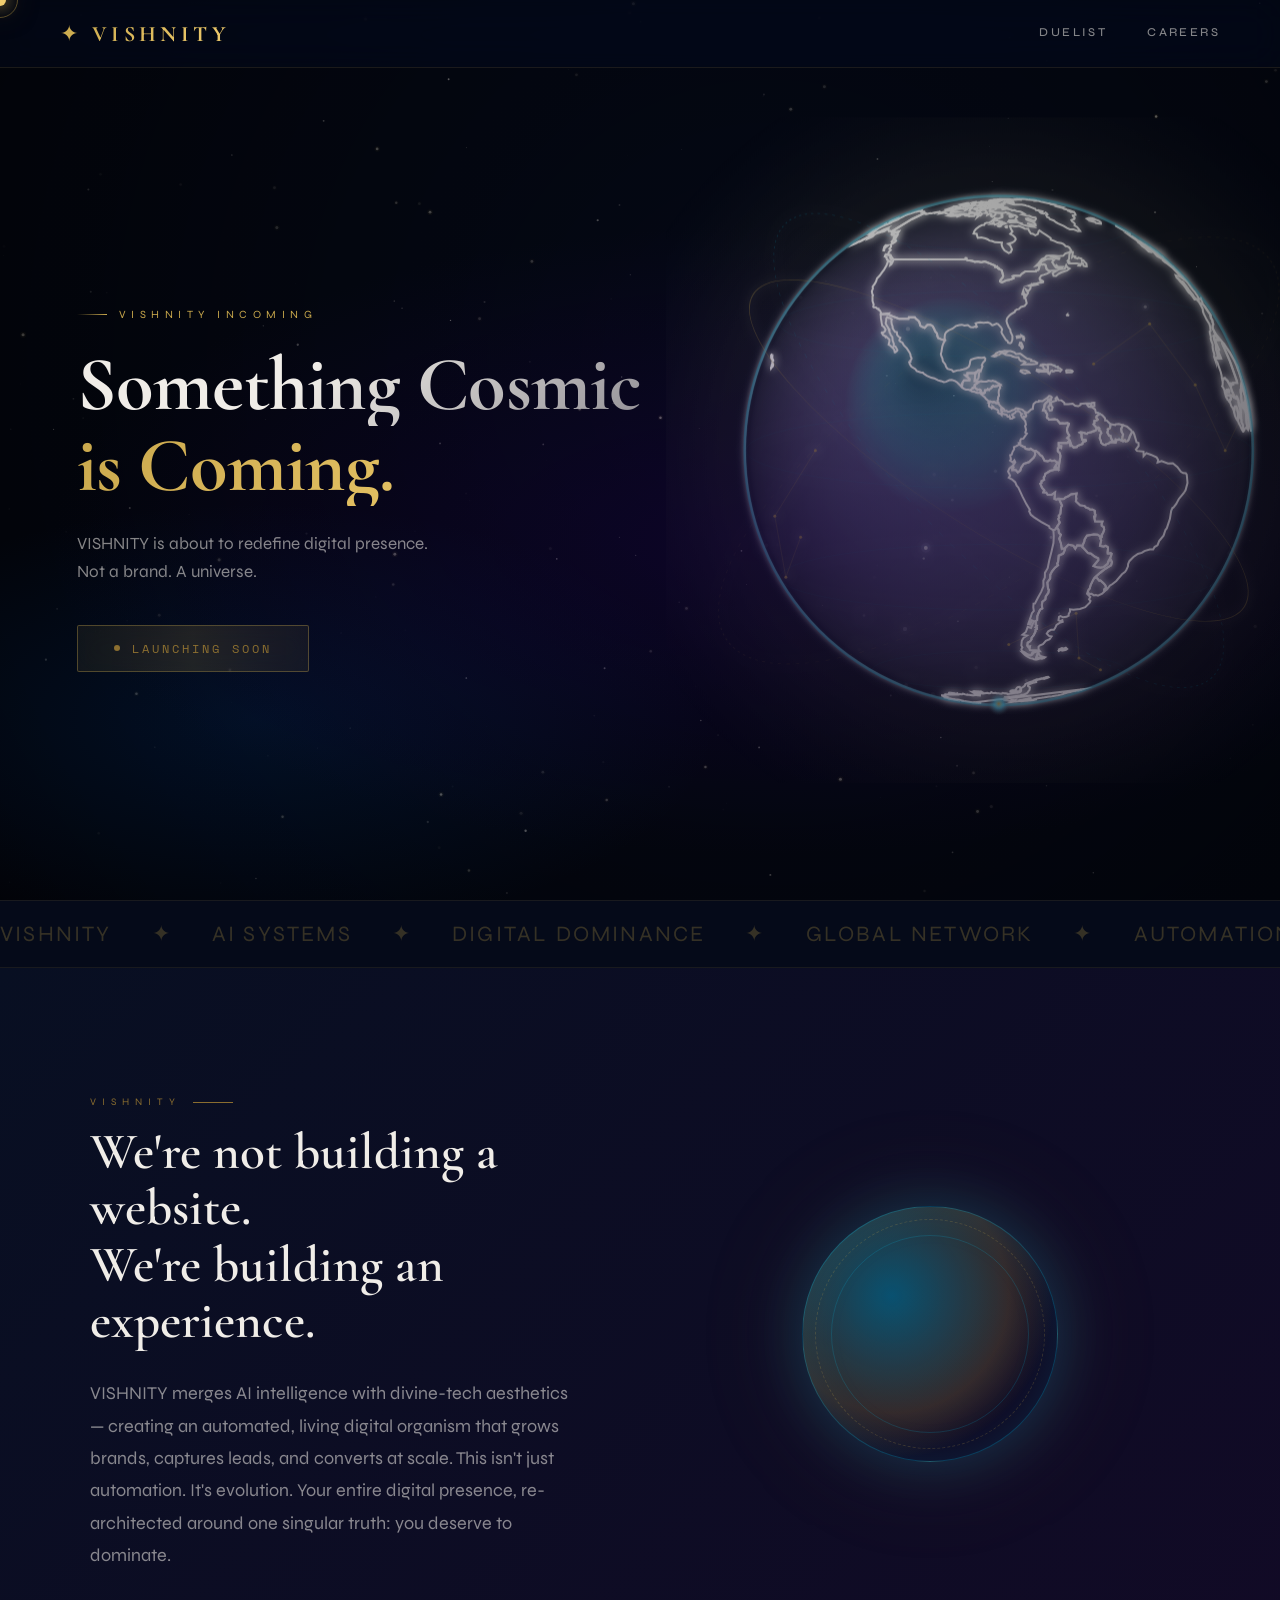
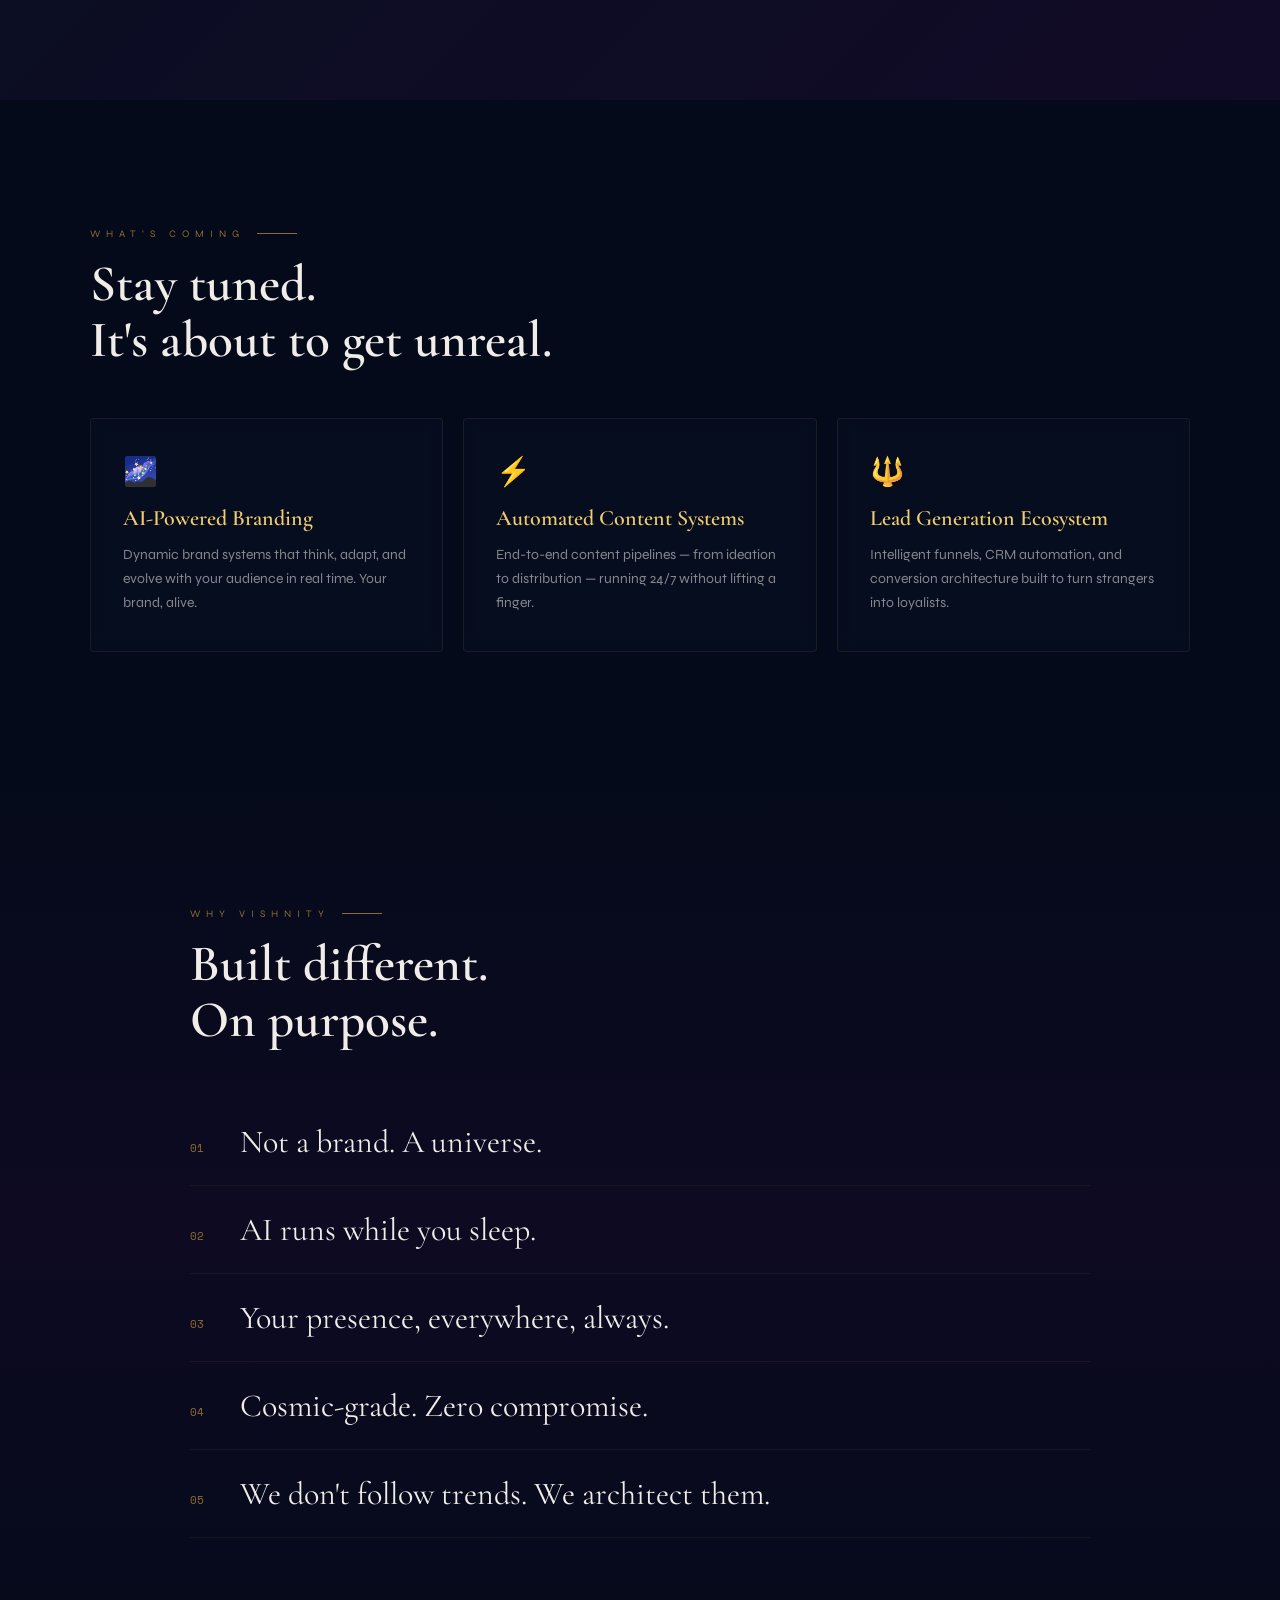
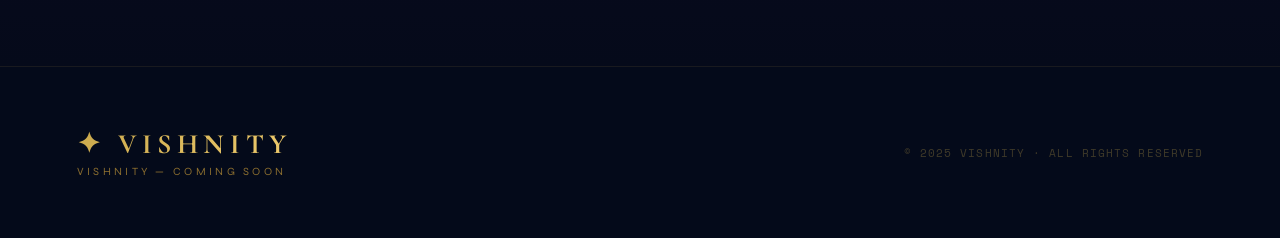
<file: cosmicai.html>
<!DOCTYPE html>
<html lang="en">
<head>
<meta charset="UTF-8">
<meta name="viewport" content="width=device-width, initial-scale=1.0">
<title>VISHNITY — Coming Soon</title>
<link rel="preconnect" href="https://fonts.googleapis.com">
<link href="https://fonts.googleapis.com/css2?family=Cormorant+Garamond:wght@300;400;600;700&family=Syne:wght@400;500;700;800&family=Space+Mono:wght@400;700&display=swap" rel="stylesheet">
<style>
:root {
  --gold: #C9A84C;
  --gold-light: #F0CC6E;
  --gold-dim: #8a6d2f;
  --blue: #3B82F6;
  --blue-bright: #60A5FA;
  --blue-electric: #00D4FF;
  --navy: #050A1A;
  --navy-2: #080F22;
  --purple: #1A0A2E;
  --white: #F0EDE8;
  --white-dim: rgba(240,237,232,0.55);
  --glow-gold: 0 0 30px rgba(201,168,76,0.45), 0 0 60px rgba(201,168,76,0.2);
  --glow-blue: 0 0 30px rgba(0,212,255,0.4), 0 0 60px rgba(0,212,255,0.15);
}

*, *::before, *::after { box-sizing: border-box; margin: 0; padding: 0; }

html { scroll-behavior: smooth; }

body {
  background: var(--navy);
  color: var(--white);
  font-family: 'Syne', sans-serif;
  overflow-x: hidden;
  cursor: none;
}

/* ── CURSOR ── */
#cursor {
  position: fixed; z-index: 9999; pointer-events: none;
  width: 12px; height: 12px; border-radius: 50%;
  background: var(--gold-light);
  box-shadow: 0 0 16px var(--gold), 0 0 32px rgba(201,168,76,0.5);
  transform: translate(-50%,-50%);
  transition: width .2s, height .2s, opacity .2s;
}
#cursor-ring {
  position: fixed; z-index: 9998; pointer-events: none;
  width: 36px; height: 36px; border-radius: 50%;
  border: 1px solid rgba(201,168,76,0.4);
  transform: translate(-50%,-50%);
  transition: transform .08s ease-out, width .2s, height .2s;
}

/* ── LOADER ── */
#loader {
  position: fixed; inset: 0; z-index: 10000;
  background: var(--navy);
  display: flex; align-items: center; justify-content: center;
  flex-direction: column; gap: 24px;
  transition: opacity .8s ease, visibility .8s ease;
}
#loader.hidden { opacity: 0; visibility: hidden; }
.loader-symbol {
  font-family: 'Cormorant Garamond', serif;
  font-size: clamp(48px, 8vw, 80px);
  font-weight: 300;
  letter-spacing: 0.3em;
  background: linear-gradient(135deg, var(--gold), var(--blue-electric), var(--gold-light));
  -webkit-background-clip: text; -webkit-text-fill-color: transparent;
  background-clip: text;
  animation: pulseGlow 2s ease-in-out infinite;
}
.loader-bar-wrap {
  width: 200px; height: 1px;
  background: rgba(201,168,76,0.2);
  position: relative; overflow: hidden;
}
.loader-bar {
  height: 100%; width: 0;
  background: linear-gradient(90deg, var(--gold), var(--blue-electric));
  box-shadow: var(--glow-blue);
  animation: loadFill 2.2s cubic-bezier(.4,0,.2,1) forwards;
}
@keyframes loadFill { to { width: 100%; } }
.loader-text {
  font-size: 10px; letter-spacing: 0.5em; color: var(--gold-dim);
  text-transform: uppercase;
  animation: fadeIn 1s ease .5s both;
}
@keyframes fadeIn { from { opacity: 0; transform: translateY(8px); } to { opacity: 1; transform: none; } }
@keyframes pulseGlow {
  0%,100% { filter: drop-shadow(0 0 12px rgba(201,168,76,0.6)); }
  50% { filter: drop-shadow(0 0 28px rgba(0,212,255,0.8)); }
}

/* ── NAVBAR ── */
nav {
  position: fixed; top: 0; left: 0; right: 0; z-index: 1000;
  padding: 0 clamp(20px, 5vw, 60px);
  height: 68px;
  display: flex; align-items: center; justify-content: space-between;
  background: rgba(5,10,26,0.55);
  backdrop-filter: blur(18px) saturate(160%);
  -webkit-backdrop-filter: blur(18px) saturate(160%);
  border-bottom: 1px solid rgba(201,168,76,0.12);
  transition: background .3s;
}
nav.scrolled { background: rgba(5,10,26,0.85); }
.nav-logo {
  font-family: 'Cormorant Garamond', serif;
  font-size: 22px; font-weight: 700; letter-spacing: 0.2em;
  background: linear-gradient(135deg, var(--gold), var(--gold-light));
  -webkit-background-clip: text; -webkit-text-fill-color: transparent; background-clip: text;
  text-decoration: none;
}
.nav-logo span { font-weight: 300; }
.nav-links { display: flex; gap: 40px; align-items: center; }
.nav-links a {
  font-size: 12px; font-weight: 500; letter-spacing: 0.2em;
  text-transform: uppercase; color: var(--white-dim);
  text-decoration: none;
  position: relative; padding-bottom: 4px;
  transition: color .3s;
}
.nav-links a::after {
  content: ''; position: absolute; bottom: 0; left: 0; right: 0;
  height: 1px; background: linear-gradient(90deg, var(--gold), var(--blue-electric));
  transform: scaleX(0); transform-origin: left;
  transition: transform .3s ease;
}
.nav-links a:hover { color: var(--white); }
.nav-links a:hover::after { transform: scaleX(1); }

/* ── HERO ── */
#hero {
  min-height: 100vh; position: relative;
  display: flex; align-items: center;
  overflow: hidden;
  padding: 0 clamp(20px, 6vw, 80px);
}
canvas#starfield {
  position: absolute; inset: 0; z-index: 0;
}
canvas#globe {
  position: absolute; right: clamp(-60px, -4vw, 0px); top: 50%;
  transform: translateY(-50%);
  z-index: 1;
  width: clamp(340px, 52vw, 780px);
  height: clamp(340px, 52vw, 780px);
}
.fog-layer {
  position: absolute; inset: 0; z-index: 2; pointer-events: none;
  background:
    radial-gradient(ellipse 80% 50% at 60% 60%, rgba(30,0,80,0.35) 0%, transparent 70%),
    radial-gradient(ellipse 60% 40% at 20% 80%, rgba(0,60,140,0.2) 0%, transparent 60%);
}
.hero-content {
  position: relative; z-index: 10;
  max-width: 600px;
  padding-top: 80px;
}
.hero-eyebrow {
  font-size: 11px; letter-spacing: 0.5em; text-transform: uppercase;
  color: var(--gold);
  margin-bottom: 24px;
  display: flex; align-items: center; gap: 12px;
}
.hero-eyebrow::before {
  content: ''; width: 30px; height: 1px;
  background: linear-gradient(90deg, transparent, var(--gold));
}
.hero-h1 {
  font-family: 'Cormorant Garamond', serif;
  font-size: clamp(42px, 6vw, 88px);
  font-weight: 700; line-height: 1.05;
  letter-spacing: -0.01em;
  margin-bottom: 24px;
}
.hero-h1 .line1 {
  display: block;
  background: linear-gradient(135deg, var(--white) 40%, rgba(240,237,232,0.6));
  -webkit-background-clip: text; -webkit-text-fill-color: transparent; background-clip: text;
}
.hero-h1 .line2 {
  display: block;
  background: linear-gradient(135deg, var(--gold), var(--gold-light), var(--blue-electric));
  -webkit-background-clip: text; -webkit-text-fill-color: transparent; background-clip: text;
  animation: shimmer 4s linear infinite;
  background-size: 200%;
}
@keyframes shimmer {
  0% { background-position: 0% 50%; }
  50% { background-position: 100% 50%; }
  100% { background-position: 0% 50%; }
}
.hero-sub {
  font-size: clamp(14px, 1.6vw, 17px);
  color: var(--white-dim); line-height: 1.6;
  margin-bottom: 40px; max-width: 480px;
  font-weight: 400;
}
.hero-cta {
  display: inline-flex; align-items: center; gap: 12px;
  padding: 14px 36px;
  border: 1px solid rgba(201,168,76,0.35);
  background: rgba(201,168,76,0.08);
  backdrop-filter: blur(12px);
  color: var(--gold-dim);
  font-family: 'Space Mono', monospace;
  font-size: 12px; letter-spacing: 0.25em; text-transform: uppercase;
  border-radius: 2px;
  cursor: not-allowed;
  position: relative; overflow: hidden;
}
.hero-cta::before {
  content: ''; position: absolute; inset: 0;
  background: linear-gradient(90deg, transparent 0%, rgba(201,168,76,0.08) 50%, transparent 100%);
  animation: sweepGlow 3s linear infinite;
}
@keyframes sweepGlow {
  0% { transform: translateX(-100%); }
  100% { transform: translateX(100%); }
}
.cta-dot {
  width: 6px; height: 6px; border-radius: 50%;
  background: var(--gold-dim);
  animation: blink 2s ease-in-out infinite;
}
@keyframes blink { 0%,100% { opacity: 0.3; } 50% { opacity: 1; } }
#hero-video {
  position: absolute;
  inset: 0;
  width: 100%;
  height: 100%;
  object-fit: cover;
  z-index: 0;

  filter: blur(10px) brightness(0.4) saturate(1.2);
  transform: scale(1.1); /* avoids blur edges */
}

/* optional dark gradient for readability */
#hero::after {
  content: '';
  position: absolute;
  inset: 0;
  z-index: 1;
  background: radial-gradient(circle at 60% 40%, rgba(0,0,0,0.2), rgba(0,0,0,0.7));
}
/* ── ZODIAC STRIP ── */
.zodiac-strip {
  position: relative; z-index: 5;
  padding: 20px 0;
  border-top: 1px solid rgba(201,168,76,0.1);
  border-bottom: 1px solid rgba(201,168,76,0.1);
  background: rgba(5,10,26,0.6);
  overflow: hidden;
}
.zodiac-ticker {
  display: flex; gap: 40px; align-items: center;
  white-space: nowrap;
  animation: ticker 25s linear infinite;
  width: max-content;
}
.zodiac-ticker span {
  font-size: 22px; color: rgba(201,168,76,0.25);
  letter-spacing: 0.1em;
}
@keyframes ticker { 0% { transform: translateX(0); } 100% { transform: translateX(-50%); } }

/* ── SECTIONS ── */
.section {
  padding: clamp(80px, 10vw, 140px) clamp(20px, 6vw, 80px);
  position: relative;
}
.section-label {
  font-size: 10px; letter-spacing: 0.6em; text-transform: uppercase;
  color: var(--gold-dim); margin-bottom: 16px;
  display: flex; align-items: center; gap: 12px;
}
.section-label::after { content: ''; flex: 0 0 40px; height: 1px; background: var(--gold-dim); }
.section-h2 {
  font-family: 'Cormorant Garamond', serif;
  font-size: clamp(32px, 4vw, 60px);
  font-weight: 600; line-height: 1.1;
  margin-bottom: 28px;
}

/* PHASE 2 */
#phase2 {
  background: linear-gradient(135deg, var(--navy-2) 0%, rgba(26,10,46,0.6) 100%);
}
#phase2 .inner {
  display: grid; grid-template-columns: 1fr 1fr; gap: 60px;
  align-items: center;
  max-width: 1100px; margin: 0 auto;
}
.phase2-text p {
  font-size: clamp(15px, 1.5vw, 18px); line-height: 1.8;
  color: var(--white-dim); max-width: 480px;
}
.phase2-visual {
  display: flex; justify-content: center;
}
.phase2-orb {
  width: clamp(160px, 20vw, 260px); height: clamp(160px, 20vw, 260px);
  border-radius: 50%;
  background: radial-gradient(circle at 35% 35%, rgba(0,212,255,0.35), rgba(201,168,76,0.2) 50%, transparent 70%);
  border: 1px solid rgba(0,212,255,0.25);
  box-shadow: 0 0 60px rgba(0,212,255,0.18), 0 0 120px rgba(201,168,76,0.12), inset 0 0 40px rgba(0,212,255,0.1);
  animation: orbPulse 4s ease-in-out infinite;
  position: relative;
}
.phase2-orb::before {
  content: ''; position: absolute; inset: 12px; border-radius: 50%;
  border: 1px dashed rgba(201,168,76,0.2);
  animation: spin 20s linear infinite;
}
.phase2-orb::after {
  content: ''; position: absolute; inset: 28px; border-radius: 50%;
  border: 1px solid rgba(0,212,255,0.15);
  animation: spin 12s linear infinite reverse;
}
@keyframes orbPulse {
  0%,100% { box-shadow: 0 0 60px rgba(0,212,255,0.18), 0 0 120px rgba(201,168,76,0.12), inset 0 0 40px rgba(0,212,255,0.1); }
  50% { box-shadow: 0 0 100px rgba(0,212,255,0.3), 0 0 160px rgba(201,168,76,0.18), inset 0 0 60px rgba(0,212,255,0.2); }
}
@keyframes spin { to { transform: rotate(360deg); } }

/* WHAT'S COMING */
#coming {
  background: var(--navy);
}
#coming .inner { max-width: 1100px; margin: 0 auto; }
.coming-grid {
  display: grid; grid-template-columns: repeat(auto-fit, minmax(280px, 1fr));
  gap: 20px; margin-top: 50px;
}
.coming-card {
  padding: 36px 32px;
  background: rgba(8,15,34,0.7);
  border: 1px solid rgba(201,168,76,0.1);
  border-radius: 4px;
  position: relative; overflow: hidden;
  transition: border-color .3s, transform .3s;
  backdrop-filter: blur(8px);
}
.coming-card::before {
  content: ''; position: absolute; top: 0; left: 0; right: 0; height: 1px;
  background: linear-gradient(90deg, transparent, var(--gold), transparent);
  opacity: 0; transition: opacity .3s;
}
.coming-card:hover { border-color: rgba(201,168,76,0.3); transform: translateY(-4px); }
.coming-card:hover::before { opacity: 1; }
.card-icon {
  font-size: 28px; margin-bottom: 16px;
  display: block;
}
.card-title {
  font-family: 'Cormorant Garamond', serif;
  font-size: 22px; font-weight: 600; margin-bottom: 12px;
  color: var(--gold-light);
}
.card-desc {
  font-size: 14px; color: var(--white-dim); line-height: 1.7;
}

/* WHY VISHNITY */
#why {
  background: linear-gradient(180deg, var(--navy) 0%, rgba(26,10,46,0.4) 50%, var(--navy) 100%);
}
#why .inner { max-width: 900px; margin: 0 auto; }
.why-lines {
  display: flex; flex-direction: column; gap: 0;
  margin-top: 50px;
}
.why-line {
  padding: 24px 0;
  border-bottom: 1px solid rgba(201,168,76,0.08);
  display: flex; align-items: baseline; gap: 20px;
  transition: padding-left .3s;
  cursor: default;
}
.why-line:hover { padding-left: 12px; }
.why-num {
  font-family: 'Space Mono', monospace; font-size: 11px;
  color: var(--gold-dim); min-width: 30px;
}
.why-text {
  font-family: 'Cormorant Garamond', serif;
  font-size: clamp(20px, 2.5vw, 34px);
  font-weight: 400; color: var(--white);
  transition: color .3s;
}
.why-line:hover .why-text { color: var(--gold-light); }

/* FOOTER */
footer {
  padding: 60px clamp(20px, 6vw, 80px);
  border-top: 1px solid rgba(201,168,76,0.1);
  background: rgba(5,10,26,0.9);
  display: flex; flex-wrap: wrap; gap: 24px;
  align-items: center; justify-content: space-between;
}
.footer-logo {
  font-family: 'Cormorant Garamond', serif;
  font-size: 28px; font-weight: 700; letter-spacing: 0.2em;
  background: linear-gradient(135deg, var(--gold), var(--gold-light));
  -webkit-background-clip: text; -webkit-text-fill-color: transparent; background-clip: text;
}
.footer-tagline {
  font-size: 11px; letter-spacing: 0.3em; color: var(--gold-dim);
  text-transform: uppercase; margin-top: 4px;
}
.footer-right {
  font-family: 'Space Mono', monospace; font-size: 11px;
  color: rgba(201,168,76,0.3); letter-spacing: 0.1em;
}

/* ── SCROLL ANIMATIONS ── */
.reveal {
  opacity: 0; transform: translateY(36px);
  transition: opacity .8s ease, transform .8s ease;
}
.reveal.visible { opacity: 1; transform: none; }

/* ── RESPONSIVE ── */
@media (max-width: 900px) {
  #phase2 .inner { grid-template-columns: 1fr; }
  .phase2-visual { display: none; }
  canvas#globe {
    position: relative; right: auto; top: auto;
    transform: none;
    width: 90vw; height: 90vw;
    max-width: 440px; max-height: 440px;
    display: block; margin: 0 auto;
  }
  #hero {
    flex-direction: column;
    padding-top: 100px; padding-bottom: 40px;
    align-items: flex-start;
    min-height: auto;
  }
  .hero-content { padding-top: 0; }
}
@media (max-width: 600px) {
  .nav-links { gap: 24px; }
  .nav-links a { font-size: 10px; }
}
</style>
</head>
<body>

<!-- CURSOR -->
<div id="cursor"></div>
<div id="cursor-ring"></div>

<!-- LOADER -->
<div id="loader">
  <div class="loader-symbol">V I S H N I T Y</div>
  <div class="loader-bar-wrap"><div class="loader-bar"></div></div>
  <div class="loader-text">Initializing the universe…</div>
</div>

<!-- NAV -->
<nav id="navbar">
  <a class="nav-logo" href="#"><span>✦</span> VISHNITY</a>
  <div class="nav-links">
    <a href="duelist.html">Duelist</a>
    <a href="index.html">Careers</a>
    
  </div>
</nav>

<!-- HERO -->
<section id="hero">
    <!--<video autoplay muted loop playsinline id="hero-video">
  <source src="vishnu.mp4" type="video/mp4">
</video> -->
  <canvas id="starfield"></canvas>
  <canvas id="globe"></canvas>
  <div class="fog-layer"></div>
  <div class="hero-content">
    <div class="hero-eyebrow">Vishnity Incoming</div>
    <h1 class="hero-h1">
      <span class="line1">Something Cosmic</span>
      <span class="line2">is Coming.</span>
    </h1>
    <p class="hero-sub">VISHNITY is about to redefine digital presence.<br>Not a brand. A universe.</p>
    <div class="hero-cta">
      <span class="cta-dot"></span>
      Launching Soon
    </div>
  </div>
</section>

<!-- ZODIAC STRIP -->
<div class="zodiac-strip">
  <div class="zodiac-ticker">
    <span>VISHNITY</span>
    <span>✦</span>
    <span>AI SYSTEMS</span>
    <span>✦</span>
    <span>DIGITAL DOMINANCE</span>
    <span>✦</span>
    <span>GLOBAL NETWORK</span>
    <span>✦</span>
    <span>AUTOMATION</span>
    <span>✦</span>
    <span>INTELLIGENCE</span>
    <span>✦</span>

    <!-- repeat for seamless loop -->
    <span>VISHNITY</span>
    <span>✦</span>
    <span>AI SYSTEMS</span>
    <span>✦</span>
    <span>DIGITAL DOMINANCE</span>
    <span>✦</span>
    <span>GLOBAL NETWORK</span>
    <span>✦</span>
    <span>AUTOMATION</span>
    <span>✦</span>
    <span>INTELLIGENCE</span>
    <span>✦</span>
  </div>
</div>

<!-- PHASE 2 -->
<section id="phase2" class="section">
  <div class="inner">
    <div class="phase2-text reveal">
      <div class="section-label">VISHNITY</div>
      <h2 class="section-h2">We're not building a website.<br>We're building an experience.</h2>
      <p>VISHNITY merges AI intelligence with divine-tech aesthetics — creating an automated, living digital organism that grows brands, captures leads, and converts at scale. This isn't just automation. It's evolution. Your entire digital presence, re-architected around one singular truth: you deserve to dominate.</p>
    </div>
    <div class="phase2-visual reveal">
      <div class="phase2-orb"></div>
    </div>
  </div>
</section>

<!-- WHAT'S COMING -->
<section id="coming" class="section">
  <div class="inner">
    <div class="reveal">
      <div class="section-label">What's Coming</div>
      <h2 class="section-h2">Stay tuned.<br>It's about to get unreal.</h2>
    </div>
    <div class="coming-grid">
      <div class="coming-card reveal">
        <span class="card-icon">🌌</span>
        <div class="card-title">AI-Powered Branding</div>
        <p class="card-desc">Dynamic brand systems that think, adapt, and evolve with your audience in real time. Your brand, alive.</p>
      </div>
      <div class="coming-card reveal">
        <span class="card-icon">⚡</span>
        <div class="card-title">Automated Content Systems</div>
        <p class="card-desc">End-to-end content pipelines — from ideation to distribution — running 24/7 without lifting a finger.</p>
      </div>
      <div class="coming-card reveal">
        <span class="card-icon">🔱</span>
        <div class="card-title">Lead Generation Ecosystem</div>
        <p class="card-desc">Intelligent funnels, CRM automation, and conversion architecture built to turn strangers into loyalists.</p>
      </div>
    </div>
  </div>
</section>

<!-- WHY VISHNITY -->
<section id="why" class="section">
  <div class="inner">
    <div class="reveal">
      <div class="section-label">Why VISHNITY</div>
      <h2 class="section-h2">Built different.<br>On purpose.</h2>
    </div>
    <div class="why-lines">
      <div class="why-line reveal">
        <span class="why-num">01</span>
        <span class="why-text">Not a brand. A universe.</span>
      </div>
      <div class="why-line reveal">
        <span class="why-num">02</span>
        <span class="why-text">AI runs while you sleep.</span>
      </div>
      <div class="why-line reveal">
        <span class="why-num">03</span>
        <span class="why-text">Your presence, everywhere, always.</span>
      </div>
      <div class="why-line reveal">
        <span class="why-num">04</span>
        <span class="why-text">Cosmic-grade. Zero compromise.</span>
      </div>
      <div class="why-line reveal">
        <span class="why-num">05</span>
        <span class="why-text">We don't follow trends. We architect them.</span>
      </div>
    </div>
  </div>
</section>

<!-- FOOTER -->
<footer>
  <div>
    <div class="footer-logo">✦ VISHNITY</div>
    <div class="footer-tagline">VISHNITY — Coming Soon</div>
  </div>
  <div class="footer-right">© 2025 VISHNITY · ALL RIGHTS RESERVED</div>
</footer>

<script>
// ── LOADER ──
window.addEventListener('load', () => {
  setTimeout(() => {
    document.getElementById('loader').classList.add('hidden');
  }, 2400);
});

// ── CURSOR ──
const cur = document.getElementById('cursor');
const ring = document.getElementById('cursor-ring');
let mx = 0, my = 0, rx = 0, ry = 0;
document.addEventListener('mousemove', e => { mx = e.clientX; my = e.clientY; });
(function animCursor() {
  rx += (mx - rx) * 0.12;
  ry += (my - ry) * 0.12;
  cur.style.left = mx + 'px'; cur.style.top = my + 'px';
  ring.style.left = rx + 'px'; ring.style.top = ry + 'px';
  requestAnimationFrame(animCursor);
})();

// ── NAVBAR SCROLL ──
const navbar = document.getElementById('navbar');
window.addEventListener('scroll', () => {
  navbar.classList.toggle('scrolled', window.scrollY > 60);
});

// ── REVEAL ON SCROLL ──
const reveals = document.querySelectorAll('.reveal');
const io = new IntersectionObserver((entries) => {
  entries.forEach((e, i) => {
    if (e.isIntersecting) {
      setTimeout(() => e.target.classList.add('visible'), i * 80);
    }
  });
}, { threshold: 0.12 });
reveals.forEach(r => io.observe(r));

// ── STARFIELD ──
(function() {
  const canvas = document.getElementById('starfield');
  const ctx = canvas.getContext('2d');
  let W, H, stars = [];
  function resize() {
    W = canvas.width = window.innerWidth;
    H = canvas.height = window.innerHeight;
  }
  function initStars() {
    stars = [];
    for (let i = 0; i < 220; i++) {
      stars.push({
        x: Math.random() * W, y: Math.random() * H,
        r: Math.random() * 1.4 + 0.2,
        o: Math.random() * 0.7 + 0.1,
        speed: Math.random() * 0.15 + 0.03,
        twinkle: Math.random() * Math.PI * 2
      });
    }
  }
  window.addEventListener('resize', () => { resize(); initStars(); });
  resize(); initStars();
  function draw() {
    ctx.clearRect(0, 0, W, H);
    const t = Date.now() * 0.001;
    stars.forEach(s => {
      s.twinkle += 0.012;
      const alpha = s.o * (0.6 + 0.4 * Math.sin(s.twinkle));
      ctx.beginPath();
      ctx.arc(s.x, s.y, s.r, 0, Math.PI * 2);
      ctx.fillStyle = `rgba(240,237,232,${alpha})`;
      ctx.fill();
      // tiny gold stars
      if (s.r > 1.2) {
        ctx.beginPath();
        ctx.arc(s.x, s.y, s.r * 2, 0, Math.PI * 2);
        ctx.fillStyle = `rgba(201,168,76,${alpha * 0.15})`;
        ctx.fill();
      }
    });
    requestAnimationFrame(draw);
  }
  draw();
})();
let worldData = [];

fetch('countries.geo.json')
  .then(res => res.json())
  .then(data => {
    console.log("LOADED", data);
    worldData = data.features;
  });
// ── 3D GLOBE ──
(function() {
  const canvas = document.getElementById('globe');
  const ctx = canvas.getContext('2d');
  let size, cx, cy, r;
  let rot = 0;
  let particles = [], pulses = [];

  function resize() {
    const box = canvas.getBoundingClientRect();
    size = Math.min(box.width, box.height);
    canvas.width = canvas.height = size * window.devicePixelRatio;
    ctx.scale(window.devicePixelRatio, window.devicePixelRatio);
    cx = cy = size / 2;
    r = size * 0.38;
    initParticles();
  }

  function project3D(lat, lon, rotY) {
    const phi = (90 - lat) * Math.PI / 180;
    const theta = (- lon + rotY) * Math.PI / 180;
    return {
      x: cx + r * Math.sin(phi) * Math.cos(theta),
      y: cy - r * Math.cos(phi),
      z: Math.sin(phi) * Math.sin(theta)
    };
  }

  // constellation points
  const constellations = [
    [[20,-60],[30,-40],[15,-30],[0,-20],[10,0]],
    [[-30,40],[-20,60],[-10,50],[0,70],[15,55]],
    [[50,80],[60,100],[55,120],[40,110]],
    [[-50,-80],[-40,-60],[-55,-50],[-60,-30]],
    [[0,150],[10,170],[-5,160],[5,180]],
    [[-20,220],[-30,200],[-15,210],[0,230]]
  ];

  function initParticles() {
    particles = [];
    for (let i = 0; i < 90; i++) {
      const lat = (Math.random() - 0.5) * 160;
      const lon = Math.random() * 360;
      particles.push({ lat, lon, size: Math.random() * 1.8 + 0.4, alpha: Math.random() * 0.7 + 0.2, twinkle: Math.random() * Math.PI * 2 });
    }
  }

  function addPulse() {
    if (pulses.length < 6) {
      const lat = (Math.random() - 0.5) * 120;
      const lon = Math.random() * 360;
      pulses.push({ lat, lon, t: 0, speed: 0.008 + Math.random() * 0.012 });
    }
  }
  setInterval(addPulse, 1800);

  function drawRing(tilt, offset, color, alpha, dashes) {
    ctx.save();
    ctx.translate(cx, cy);
    ctx.rotate(tilt);
    ctx.scale(1, 0.28 + offset * 0.04);
    ctx.beginPath();
    ctx.ellipse(0, 0, r * (1.15 + offset * 0.08), r * (1.15 + offset * 0.08), 0, 0, Math.PI * 2);
    if (dashes) ctx.setLineDash([6, 10]);
    ctx.strokeStyle = `rgba(${color},${alpha})`;
    ctx.lineWidth = 1;
    ctx.stroke();
    ctx.setLineDash([]);
    ctx.restore();
  }

  function draw() {
    console.log("DRAW RUNNING");
    ctx.clearRect(0, 0, size, size);
    rot += 0.18;

    // outer glow
    const grad = ctx.createRadialGradient(cx, cy, r * 0.6, cx, cy, r * 1.6);
    grad.addColorStop(0, 'rgba(0,212,255,0.06)');
    grad.addColorStop(0.5, 'rgba(201,168,76,0.04)');
    grad.addColorStop(1, 'rgba(0,0,0,0)');
    ctx.beginPath(); ctx.arc(cx, cy, r * 1.6, 0, Math.PI * 2);
    ctx.fillStyle = grad; ctx.fill();

    // globe sphere gradient
    const sphereGrad = ctx.createRadialGradient(cx - r * 0.3, cy - r * 0.3, r * 0.05, cx, cy, r);
    sphereGrad.addColorStop(0, 'rgba(0,212,255,0.18)');
    sphereGrad.addColorStop(0.4, 'rgba(30,20,80,0.55)');
    sphereGrad.addColorStop(1, 'rgba(5,10,26,0.85)');
    ctx.beginPath(); ctx.arc(cx, cy, r, 0, Math.PI * 2);
    ctx.fillStyle = sphereGrad; ctx.fill();

    // latitude grid lines
    for (let lat = -60; lat <= 60; lat += 30) {
      const phi = (90 - lat) * Math.PI / 180;
      const ry2 = r * Math.sin(phi);
      const y = cy - r * Math.cos(phi);
      ctx.beginPath();
      ctx.ellipse(cx, y, ry2, ry2 * 0.15, 0, 0, Math.PI * 2);
      ctx.strokeStyle = `rgba(0,212,255,0.08)`;
      ctx.lineWidth = 0.5; ctx.stroke();
    }

    // longitude grid lines
    for (let lon = 0; lon < 180; lon += 30) {
      ctx.beginPath();
      let first = true;
      for (let lat = -90; lat <= 90; lat += 5) {
        const p = project3D(lat, lon, rot);
        if (p.z > -0.1) {
          if (first) { ctx.moveTo(p.x, p.y); first = false; }
          else ctx.lineTo(p.x, p.y);
        } else first = true;
      }
      ctx.strokeStyle = `rgba(0,212,255,0.07)`; ctx.lineWidth = 0.5; ctx.stroke();
    }

    // constellation lines
    constellations.forEach(pts => {
      ctx.beginPath();
      let f = true;
      pts.forEach(([lat, lon]) => {
        const p = project3D(lat, lon, rot);
        if (p.z > 0) {
          if (f) { ctx.moveTo(p.x, p.y); f = false; }
          else ctx.lineTo(p.x, p.y);
        }
      });
      ctx.strokeStyle = `rgba(201,168,76,0.22)`; ctx.lineWidth = 0.8; ctx.stroke();
      pts.forEach(([lat, lon]) => {
        const p = project3D(lat, lon, rot);
        if (p.z > 0) {
          ctx.beginPath(); ctx.arc(p.x, p.y, 1.5, 0, Math.PI * 2);
          ctx.fillStyle = `rgba(201,168,76,0.6)`; ctx.fill();
        }
      });
    });
    // ── WORLD MAP ──
if (worldData.length) {

  worldData.forEach(country => {

    const geom = country.geometry;

    if (geom.type === "Polygon") {
      drawPolygon(geom.coordinates);
    }

    if (geom.type === "MultiPolygon") {
      geom.coordinates.forEach(poly => drawPolygon(poly));
    }

  });

}

function drawPolygon(polygon) {

  polygon.forEach(ring => {

    ctx.beginPath();
    let first = true;

    ring.forEach(coord => {
      const [lon, lat] = coord;
      const p = project3D(lat, lon, rot);

      if (p.z > 0) {
        if (first) {
          ctx.moveTo(p.x, p.y);
          first = false;
        } else {
          ctx.lineTo(p.x, p.y);
        }
      }
    });

    ctx.strokeStyle = 'white';
ctx.lineWidth = 2;
ctx.shadowColor = 'white';
ctx.shadowBlur = 8;

    ctx.stroke();
  });

}
    // star particles
    const t = Date.now() * 0.001;
    particles.forEach(pt => {
      pt.twinkle += 0.015;
      const p = project3D(pt.lat, pt.lon, rot);
      if (p.z > 0.05) {
        const a = pt.alpha * (0.5 + 0.5 * Math.sin(pt.twinkle));
        ctx.beginPath(); ctx.arc(p.x, p.y, pt.size, 0, Math.PI * 2);
        ctx.fillStyle = `rgba(240,237,232,${a * p.z})`; ctx.fill();
        if (pt.size > 1.3) {
          ctx.beginPath(); ctx.arc(p.x, p.y, pt.size * 2.5, 0, Math.PI * 2);
          ctx.fillStyle = `rgba(200,200,255,${a * 0.12 * p.z})`; ctx.fill();
        }
      }
    });

    // energy pulses
    pulses = pulses.filter(pu => pu.t < 1);
    pulses.forEach(pu => {
      pu.t += pu.speed;
      const p = project3D(pu.lat, pu.lon, rot);
      if (p.z > 0) {
        const pr = pu.t * r * 0.45;
        const pa = (1 - pu.t) * 0.5;
        ctx.beginPath(); ctx.arc(p.x, p.y, pr, 0, Math.PI * 2);
        ctx.strokeStyle = `rgba(0,212,255,${pa})`; ctx.lineWidth = 1; ctx.stroke();
        ctx.beginPath(); ctx.arc(p.x, p.y, pr * 0.5, 0, Math.PI * 2);
        ctx.strokeStyle = `rgba(201,168,76,${pa * 0.7})`; ctx.lineWidth = 0.5; ctx.stroke();
      }
    });

    // border glow
    const bGrad = ctx.createRadialGradient(cx, cy, r - 3, cx, cy, r + 6);
    bGrad.addColorStop(0, 'rgba(0,212,255,0)');
    bGrad.addColorStop(0.5, 'rgba(0,212,255,0.35)');
    bGrad.addColorStop(1, 'rgba(0,212,255,0)');
    ctx.beginPath(); ctx.arc(cx, cy, r + 1, 0, Math.PI * 2);
    ctx.strokeStyle = bGrad; ctx.lineWidth = 3; ctx.stroke();

    // rings
    drawRing(Math.PI / 6 + Math.sin(t * 0.3) * 0.05, 0, '201,168,76', 0.35, false);
    drawRing(Math.PI / 4 + Math.cos(t * 0.2) * 0.04, 1, '0,212,255', 0.2, true);
    drawRing(-Math.PI / 5 + Math.sin(t * 0.25) * 0.03, 2, '201,168,76', 0.12, true);

    // north pole spark
    const np = project3D(90, 0, rot);
    const sp = project3D(-90, 0, rot);
    [np, sp].forEach(p => {
      if (p.z > 0) {
        const g = ctx.createRadialGradient(p.x, p.y, 0, p.x, p.y, 12);
        g.addColorStop(0, 'rgba(201,168,76,0.9)');
        g.addColorStop(0.4, 'rgba(0,212,255,0.4)');
        g.addColorStop(1, 'rgba(0,0,0,0)');
        ctx.beginPath(); ctx.arc(p.x, p.y, 12, 0, Math.PI * 2);
        ctx.fillStyle = g; ctx.fill();
      }
    });

    requestAnimationFrame(draw);
  }

  window.addEventListener('resize', resize);
  // wait for layout
  setTimeout(() => { resize(); draw(); }, 100);
})();
</script>
</body>
</html>
</file>
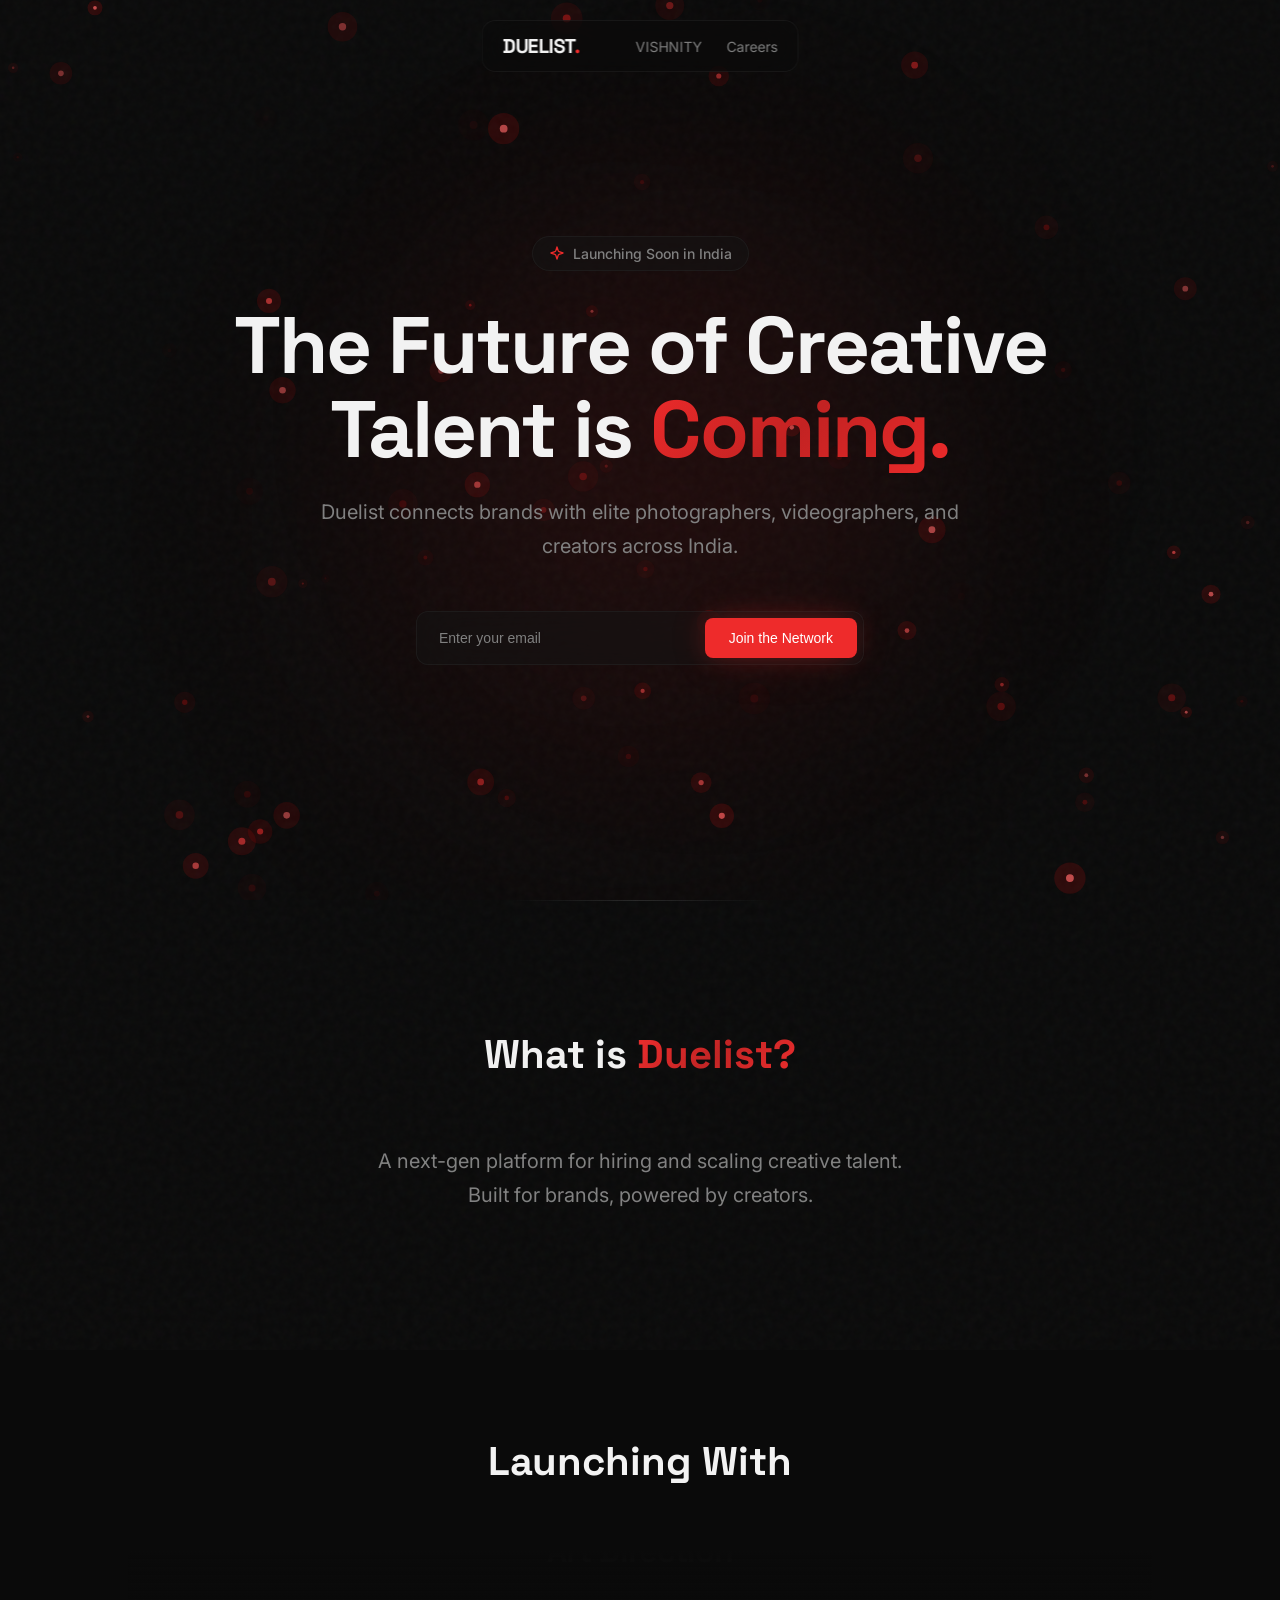
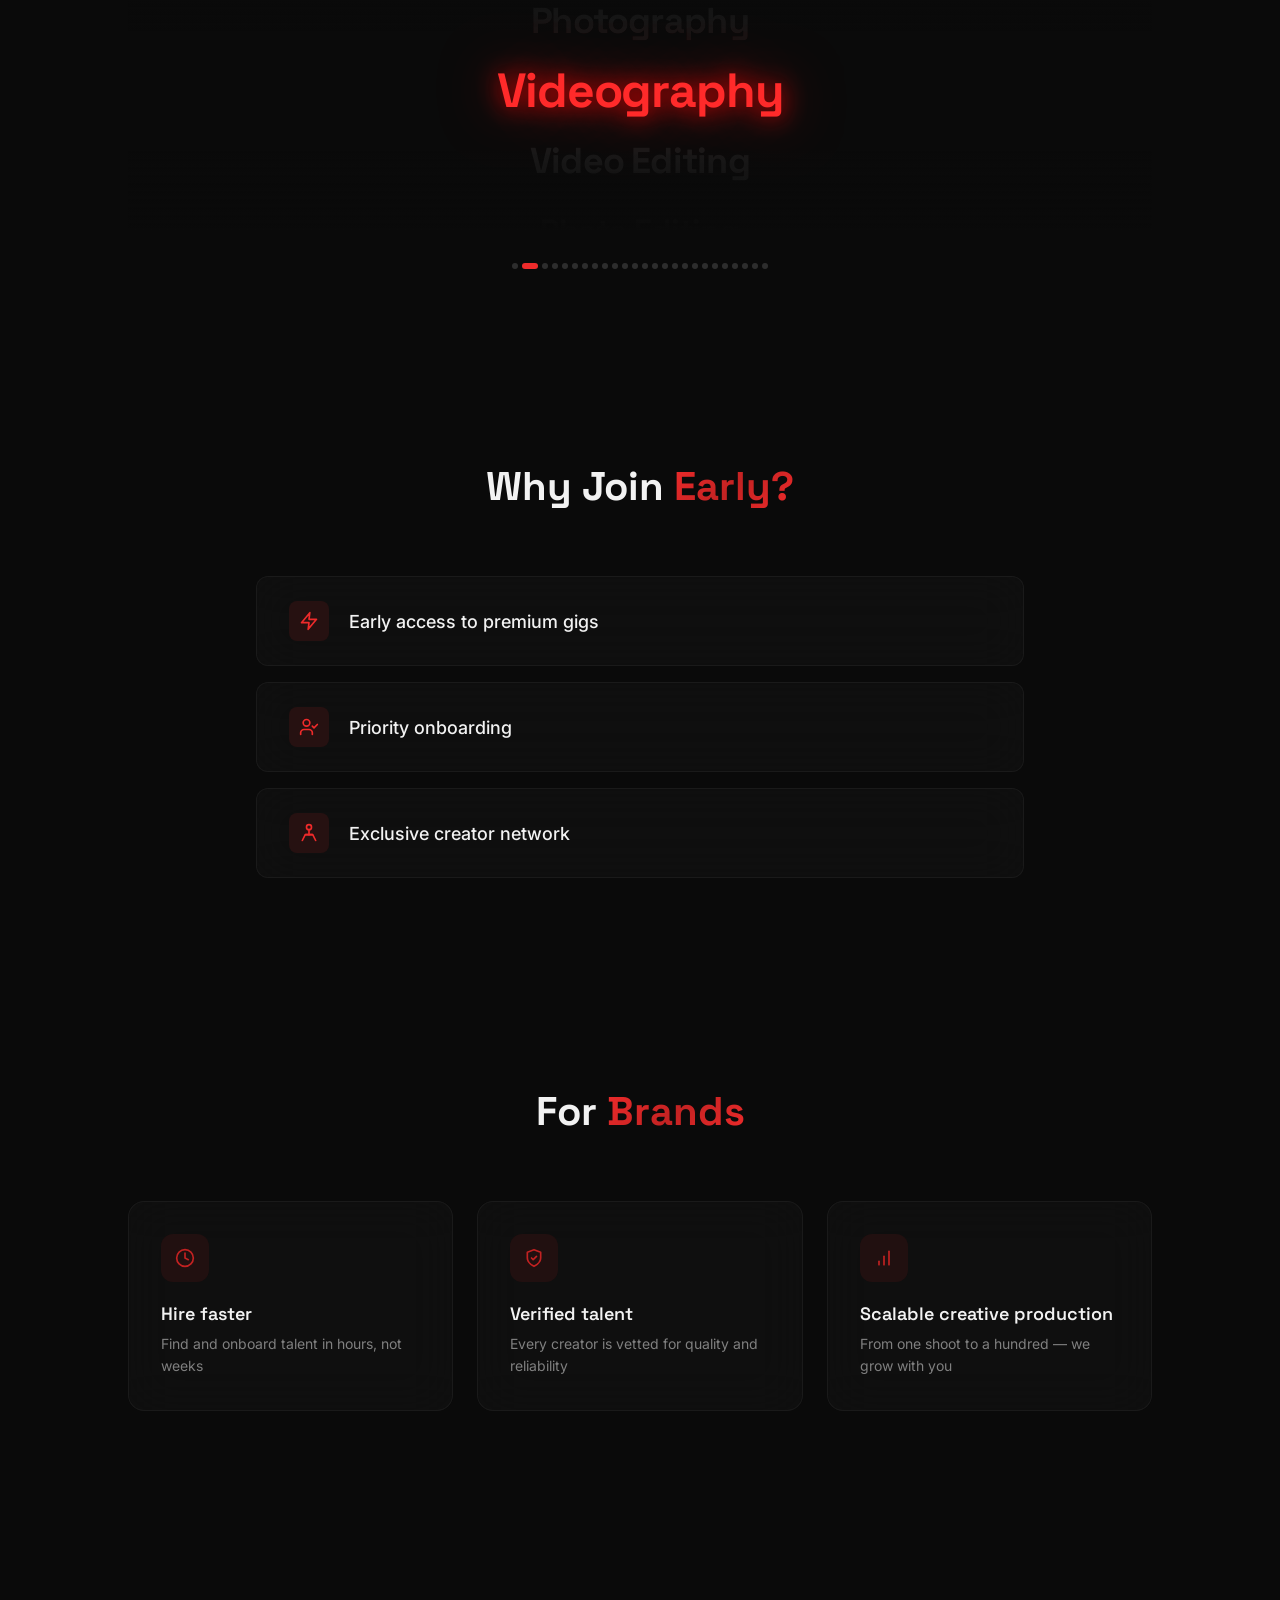
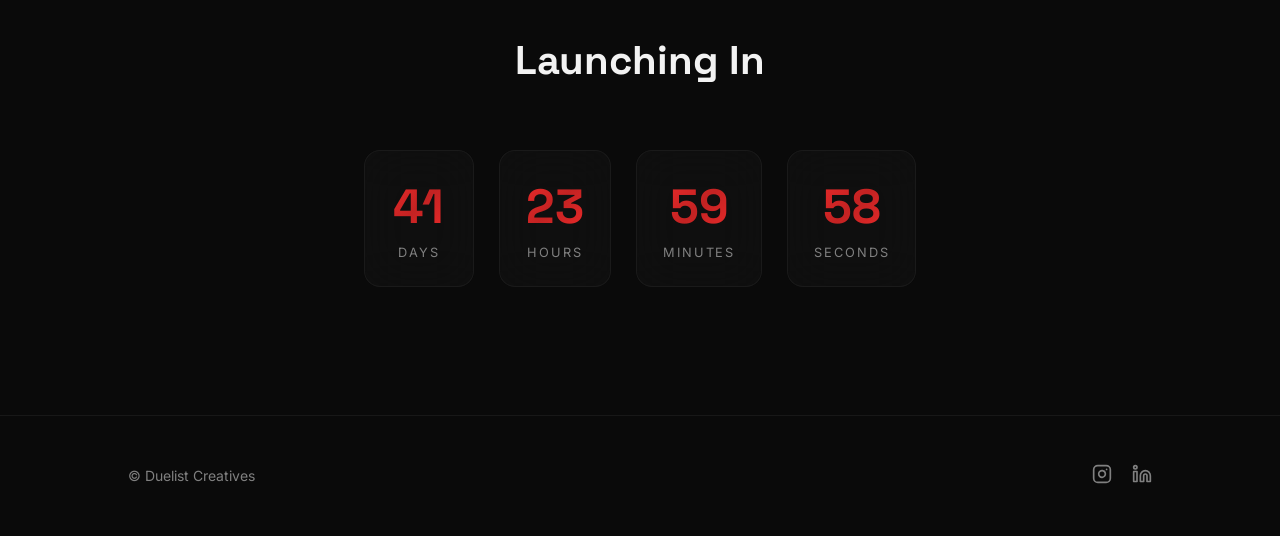
<file: duelist.html>
<!DOCTYPE html>
<html lang="en">
<head>
<meta charset="UTF-8"/>
<meta name="viewport" content="width=device-width,initial-scale=1.0"/>
<title>Duelist Creatives — The Future of Creative Talent</title>
<meta name="description" content="Duelist connects brands with elite photographers, videographers, and creators across India."/>
<link href="https://fonts.googleapis.com/css2?family=Inter:wght@300;400;500;600;700;800;900&family=Space+Grotesk:wght@400;500;600;700&display=swap" rel="stylesheet"/>
<style>
*,*::before,*::after{box-sizing:border-box;margin:0;padding:0}
:root{
--bg:hsl(0,0%,4%);--fg:hsl(0,0%,95%);--card:hsl(0,0%,8%);
--muted:hsl(0,0%,50%);--border:hsl(0,0%,15%);
--primary:hsl(0,85%,55%);--primary-fg:hsl(0,0%,100%);
--accent:hsl(0,70%,45%);--radius:0.75rem;
}
body{background:var(--bg);color:var(--fg);font-family:'Inter',system-ui,sans-serif;-webkit-font-smoothing:antialiased;overflow-x:hidden}
h1,h2,h3{font-family:'Space Grotesk','Inter',sans-serif}

/* Grain */
.grain{position:relative}
.grain::before{content:'';position:fixed;inset:-50%;width:200%;height:200%;background:transparent url("data:image/svg+xml,%3Csvg viewBox='0 0 256 256' xmlns='http://www.w3.org/2000/svg'%3E%3Cfilter id='n'%3E%3CfeTurbulence type='fractalNoise' baseFrequency='0.9' numOctaves='4' stitchTiles='stitch'/%3E%3C/filter%3E%3Crect width='100%25' height='100%25' filter='url(%23n)' opacity='0.03'/%3E%3C/svg%3E") repeat;pointer-events:none;z-index:1;animation:grain 8s steps(10) infinite}
@keyframes grain{0%,100%{transform:translate(0,0)}10%{transform:translate(-5%,-10%)}20%{transform:translate(-15%,5%)}30%{transform:translate(7%,-25%)}40%{transform:translate(-5%,25%)}50%{transform:translate(-15%,10%)}60%{transform:translate(15%,0%)}70%{transform:translate(0%,15%)}80%{transform:translate(3%,35%)}90%{transform:translate(-10%,10%)}}

/* Utilities */
.glass-card{background:hsla(0,0%,8%,0.5);backdrop-filter:blur(24px);-webkit-backdrop-filter:blur(24px);border:1px solid hsla(0,0%,15%,0.5);border-radius:var(--radius)}
.gradient-text{background:linear-gradient(135deg,var(--primary),var(--accent),var(--primary));-webkit-background-clip:text;-webkit-text-fill-color:transparent;background-clip:text}
.glow-primary{box-shadow:0 0 30px -5px hsla(0,85%,55%,0.4),0 0 60px -10px hsla(0,70%,45%,0.2)}
.glow-text{text-shadow:0 0 40px hsla(0,85%,55%,0.5),0 0 80px hsla(0,70%,45%,0.3)}

/* Nav */
nav{
  position:fixed;
  top:20px;
  left:50%;
  transform:translateX(-50%);
  width:auto;
  z-index:50;
}
.nav-links {
  display: flex;
  gap: 1.5rem;
}

.nav-links a {
    margin-left: auto;
  text-decoration: none;
  font-size: 0.875rem;
  color: var(--muted);
  transition: all 0.3s ease;
  position: relative;
}

.nav-links a:hover {
    color: var(--primary);
  text-shadow: 0 0 10px rgba(255,0,0,0.5);
  color: var(--fg);
}
nav .inner {
  display: flex;
  align-items: center;
  gap: 2.5rem; /* 🔥 spacing between logo & links */
}
html {
  scroll-behavior: smooth;
}
.logo {
  margin-right: 1rem;
  text-decoration: none;
  color: inherit;
  cursor: pointer;
}
nav .logo{font-family:'Space Grotesk',sans-serif;font-size:1.25rem;font-weight:700;letter-spacing:-0.025em}
nav .logo span{color:var(--primary)}
nav button{font-size:.875rem;color:var(--muted);background:none;border:none;cursor:pointer;transition:color .3s}
nav button:hover{color:var(--fg)}
.glass-nav {
  background: rgba(10,10,10,0.5);
  backdrop-filter: blur(20px);
  -webkit-backdrop-filter: blur(20px);
  border: 1px solid rgba(255,255,255,0.05);
  border-radius: 14px;
  padding: 0.75rem 1.25rem;
}
/* Hero */
.hero{position:relative;min-height:100vh;display:flex;align-items:center;justify-content:center;overflow:hidden;padding:1.5rem}
.hero .orb{position:absolute;border-radius:50%;filter:blur(120px);animation:pulse-glow 6s ease-in-out infinite}
.hero .orb-1{top:25%;left:25%;width:600px;height:600px;background:hsla(0,85%,55%,0.05)}
.hero .orb-2{bottom:25%;right:25%;width:500px;height:500px;background:hsla(0,70%,45%,0.05);animation-delay:2s}
@keyframes pulse-glow{0%,100%{opacity:0.5;transform:scale(1)}50%{opacity:1;transform:scale(1.05)}}
.hero-content{position:relative;z-index:10;max-width:64rem;text-align:center}
.hero .badge{display:inline-flex;align-items:center;gap:.5rem;padding:.5rem 1rem;border-radius:9999px;margin-bottom:2rem;font-size:.875rem;color:var(--muted);font-weight:500}
.hero h1{font-size:clamp(2.5rem,7vw,5rem);font-weight:700;letter-spacing:-0.025em;line-height:1.05;margin-bottom:1.5rem}
.hero p{font-size:clamp(1rem,2vw,1.25rem);color:var(--muted);max-width:40rem;margin:0 auto 3rem;line-height:1.7}
.hero .input-group{display:flex;max-width:28rem;margin:0 auto;gap:.5rem;padding:.375rem;border-radius:.75rem}
.hero input{flex:1;background:transparent;border:none;padding:.75rem 1rem;font-size:.875rem;color:var(--fg);outline:none;min-width:0}
.hero input::placeholder{color:var(--muted)}
.hero .btn-primary{padding:.75rem 1.5rem;background:var(--primary);color:var(--primary-fg);border:none;border-radius:.5rem;font-weight:500;font-size:.875rem;cursor:pointer;white-space:nowrap;transition:opacity .3s}
.hero .btn-primary:hover{opacity:.9}
.hero .secondary-cta{margin-top:1.25rem;display:inline-flex;align-items:center;gap:.375rem;font-size:.875rem;color:var(--muted);background:none;border:none;cursor:pointer;transition:color .3s}
.hero .secondary-cta:hover{color:var(--primary)}
.hero .secondary-cta svg{transition:transform .3s}
.hero .secondary-cta:hover svg{transform:translateX(2px)}

/* Sections */
section{padding:6rem 1.5rem}
section.slim{padding:8rem 1.5rem}
.section-inner{max-width:64rem;margin:auto}
.section-title{font-size:clamp(1.75rem,4vw,2.5rem);font-weight:700;text-align:center;margin-bottom:4rem}
.divider{max-width:16rem;margin:0 auto;height:1px;background:linear-gradient(to right,transparent,var(--border),transparent)}

/* What Is */
.what-is p{font-size:clamp(1rem,2vw,1.25rem);color:var(--muted);line-height:1.7;max-width:40rem;margin:0 auto;text-align:center}

/* Pillars / Slideshow */
.slideshow-wrap{position:relative;z-index: 5;height:280px;display:flex;align-items:center;justify-content:center;overflow:hidden}

.slideshow-fade-top,.slideshow-fade-bottom{position:absolute;left:0;right:0;height:5rem;z-index:10}
.slideshow-fade-top{top:0;background:linear-gradient(to bottom,var(--bg),transparent)}
.slideshow-fade-bottom{bottom:0;background:linear-gradient(to top,var(--bg),transparent)}
.slideshow-item{position:absolute;left:50%;transform:translateX(-50%);z-index:2 ;font-family:'Space Grotesk',sans-serif;font-size:clamp(1.5rem,4vw,2.5rem);font-weight:700;letter-spacing:-0.025em;white-space:nowrap;transition: all 0.8s cubic-bezier(0.22, 1, 0.36, 1);}
.slideshow-item.center{transform:scale(1.15)}
.dots{display:flex;justify-content:center;gap:4px;margin-top:2rem}
.dot{width:6px;height:6px;border-radius:9999px;background:hsla(0,0%,50%,0.3);border:none;cursor:pointer;padding:0;transition:all .3s}
.dot.active{background:var(--primary);width:16px}
#slideshow {
  position: relative;
  height: 100%;
}/*
.slideshow-wrap::before {
  content: "";
  position: absolute;
  left: 0;
  right: 0;
  top: 50%;
  height: 140px;
  transform: translateY(-50%);
  background: linear-gradient(
    to bottom,
    rgba(0,0,0,0.8),
    rgba(0,0,0,0.95),
    rgba(0,0,0,0.8)
  );*//*
  z-index: 1;
  border-radius: 12px;
}
/* Why Join */
.reason-card{display:flex;align-items:center;gap:1.25rem;padding:1.5rem 2rem;border-radius:.75rem;margin-bottom:1rem;transition:border-color .5s}
.reason-card:hover{border-color:hsla(0,85%,55%,0.3)}
.reason-icon{width:2.5rem;height:2.5rem;border-radius:.5rem;background:hsla(0,85%,55%,0.1);display:flex;align-items:center;justify-content:center;flex-shrink:0}
.reason-icon svg{width:20px;height:20px;color:var(--primary)}
.reason-card span{font-weight:500;font-size:1.125rem}

/* For Brands */
.brands-grid{display:grid;grid-template-columns:repeat(auto-fit,minmax(260px,1fr));gap:1.5rem}
.brand-card{border-radius:1rem;padding:2rem;transition:border-color .5s}
.brand-card:hover{border-color:hsla(0,70%,45%,0.3)}
.brand-icon{width:3rem;height:3rem;border-radius:.75rem;background:hsla(0,70%,45%,0.1);display:flex;align-items:center;justify-content:center;margin-bottom:1.25rem}
.brand-icon svg{width:20px;height:20px;color:var(--accent)}
.brand-card h3{font-size:1.125rem;font-weight:600;margin-bottom:.5rem}
.brand-card p{font-size:.875rem;color:var(--muted);line-height:1.6}

/* Countdown */
.countdown-grid{display:flex;justify-content:center;gap:clamp(.75rem,2vw,2rem)}
.countdown-box{border-radius:1rem;padding:clamp(1rem,2vw,2rem);min-width:clamp(70px,12vw,110px);text-align:center}
.countdown-box .num{font-family:'Space Grotesk',sans-serif;font-size:clamp(1.75rem,5vw,3rem);font-weight:700}
.countdown-box .label{font-size:clamp(.625rem,1vw,.875rem);color:var(--muted);margin-top:.5rem;text-transform:uppercase;letter-spacing:.15em}

/* Footer */
footer{padding:3rem 1.5rem;border-top:1px solid hsla(0,0%,15%,0.5)}
footer .inner{max-width:64rem;margin:auto;display:flex;flex-wrap:wrap;align-items:center;justify-content:space-between;gap:1.5rem}
footer .copy{font-size:.875rem;color:var(--muted)}
footer .socials{display:flex;gap:1.25rem}
footer .socials a{color:var(--muted);transition:color .3s}
footer .socials a:hover{color:var(--primary)}
footer .socials svg{width:20px;height:20px}

/* Animations */
.fade-up{opacity:0;transform:translateY(20px);transition:opacity .7s ease,transform .7s ease}
.fade-up.visible{opacity:1;transform:translateY(0)}
.fade-left{opacity:0;transform:translateX(-20px);transition:opacity .5s ease,transform .5s ease}
.fade-left.visible{opacity:1;transform:translateX(0)}

canvas#particles{position:fixed;inset:0;pointer-events:none;z-index:2}
</style>
</head>
<body class="grain">
<canvas id="particles"></canvas>

<nav>
  <div class="inner glass-nav">
    <a href="#" class="logo">DUELIST<span>.</span></a>

    <div class="nav-links">
      <a href="cosmicai.html">VISHNITY</a>
      <a href="index.html">Careers</a>
    </div>
  </div>
</nav>

<!-- Hero -->
<section class="hero">
<div class="orb orb-1"></div><div class="orb orb-2"></div>
<div class="hero-content">
<div class="badge glass-card"><svg width="16" height="16" viewBox="0 0 24 24" fill="none" stroke="currentColor" stroke-width="2" stroke-linecap="round" stroke-linejoin="round" style="color:var(--primary)"><path d="m12 3-1.9 5.8a2 2 0 0 1-1.3 1.3L3 12l5.8 1.9a2 2 0 0 1 1.3 1.3L12 21l1.9-5.8a2 2 0 0 1 1.3-1.3L21 12l-5.8-1.9a2 2 0 0 1-1.3-1.3Z"/></svg>Launching Soon in India</div>
<h1>The Future of Creative<br/>Talent is <span class="gradient-text">Coming.</span></h1>
<p>Duelist connects brands with elite photographers, videographers, and creators across India.</p>
<div class="input-group glass-card"><input type="email" placeholder="Enter your email"/><button class="btn-primary glow-primary">Join the Network</button></div>

</div>
</section>

<div class="divider"></div>

<!-- What is Duelist -->
<section class="slim">
<div class="section-inner what-is fade-up">
<h2 class="section-title">What is <span class="gradient-text">Duelist?</span></h2>
<p>A next-gen platform for hiring and scaling creative talent.<br/>Built for brands, powered by creators.</p>
</div>
</section>

<!-- Launching With -->
<section>
<div class="section-inner">
<h2 class="section-title fade-up">Launching With</h2>
<div class="slideshow-wrap">
<div class="slideshow-fade-top"></div>
<div class="slideshow-fade-bottom"></div>
<div id="slideshow"></div>
</div>
<div class="dots" id="dots"></div>
</div>
</section>

<!-- Why Join Early -->
<section>
<div class="section-inner" style="max-width:48rem">
<h2 class="section-title fade-up">Why Join <span class="gradient-text">Early?</span></h2>
<div id="reasons"></div>
</div>
</section>

<!-- For Brands -->
<section>
<div class="section-inner">
<h2 class="section-title fade-up">For <span class="gradient-text">Brands</span></h2>
<div class="brands-grid" id="brands"></div>
</div>
</section>

<!-- Countdown -->
<section class="slim">
<div class="section-inner" style="text-align:center">
<h2 class="section-title fade-up">Launching In</h2>
<div class="countdown-grid fade-up" id="countdown"></div>
</div>
</section>

<!-- Footer -->
<footer>
<div class="inner">
<span class="copy">&copy; Duelist Creatives</span>
<div class="socials">
<a href="#" aria-label="Instagram"><svg viewBox="0 0 24 24" fill="none" stroke="currentColor" stroke-width="2" stroke-linecap="round" stroke-linejoin="round"><rect width="20" height="20" x="2" y="2" rx="5" ry="5"/><path d="M16 11.37A4 4 0 1 1 12.63 8 4 4 0 0 1 16 11.37z"/><line x1="17.5" x2="17.51" y1="6.5" y2="6.5"/></svg></a>
<a href="#" aria-label="LinkedIn"><svg viewBox="0 0 24 24" fill="none" stroke="currentColor" stroke-width="2" stroke-linecap="round" stroke-linejoin="round"><path d="M16 8a6 6 0 0 1 6 6v7h-4v-7a2 2 0 0 0-2-2 2 2 0 0 0-2 2v7h-4v-7a6 6 0 0 1 6-6z"/><rect width="4" height="12" x="2" y="9"/><circle cx="4" cy="4" r="2"/></svg></a>
</div>
</div>
</footer>

<script>
// Particles
(function(){
const c=document.getElementById('particles'),x=c.getContext('2d');
let ps=[];const N=90;
function resize(){
  c.width = window.innerWidth;
  c.height = window.innerHeight;
}
function init(){resize();ps=[];for(let i=0;i<N;i++)ps.push({x:Math.random()*c.width,y:Math.random()*c.height,s:Math.random()*3+1,vx:(Math.random()-.5)*.4,vy:(Math.random()-.5)*.3-.1,o:Math.random()*.6+.3,p:Math.random()*Math.PI*2,ps:Math.random()*.03+.01})}
function draw(){x.clearRect(0,0,c.width,c.height);for(const q of ps){q.x+=q.vx;q.y+=q.vy;q.p+=q.ps;if(q.x<0)q.x=c.width;if(q.x>c.width)q.x=0;if(q.y<0)q.y=c.height;if(q.y>c.height)q.y=0;const a=q.o*(.5+.5*Math.sin(q.p)),l=50+Math.sin(q.p)*20;x.beginPath();x.arc(q.x,q.y,q.s,0,Math.PI*2);x.fillStyle=`hsla(0,85%,${l}%,${a})`;x.fill();x.beginPath();x.arc(q.x,q.y,q.s*4,0,Math.PI*2);x.fillStyle=`hsla(0,90%,50%,${a*.2})`;x.fill()}requestAnimationFrame(draw)}
init();draw();new ResizeObserver(resize).observe(document.documentElement);
})();

// Scroll animations
const obs=new IntersectionObserver(es=>{es.forEach(e=>{if(e.isIntersecting)e.target.classList.add('visible')})},{threshold:0.1,rootMargin:'-50px'});
document.querySelectorAll('.fade-up,.fade-left').forEach(el=>obs.observe(el));

// Slideshow
(function(){
const disciplines=["Photography","Videography","Video Editing","Photo Editing","Content Writing","Graphic Design","Drone Pilot","Creative Direction","Illustration","Animation","Motion Graphics","UX/UI Design","Web Design","Copywriting","Social Media Management","Sound Design","Music Production","Interior Design","Fashion Design","Architecture","Sculpture","Painting","Game Design","Podcasting","Art Direction"];
let cur=0;const wrap=document.getElementById('slideshow'),dotsC=document.getElementById('dots');
// Build dots
disciplines.forEach((_,i)=>{const d=document.createElement('button');d.className='dot'+(i===0?' active':'');d.onclick=()=>{cur=i;render()};dotsC.appendChild(d)});
function render(){wrap.innerHTML='';const dots=dotsC.children;for(let i=0;i<dots.length;i++)dots[i].className=i===cur?'dot active':'dot';
for(let off=-2;off<=2;off++){const idx=(cur+off+disciplines.length)%disciplines.length;const el=document.createElement('div');el.className='slideshow-item'+(off===0?' center':'');const abs=Math.abs(off);el.style.top = "50%";
el.style.left = "50%";
el.style.transform = `
  translate(-50%, -50%)
  translateY(${off * 70}px)
  scale(${off === 0 ? 1.2 : 1 - abs * 0.1})
`;el.style.opacity = off === 0 ? 1 : 0.2;if(off === 0){
  el.style.color = "#ff2a2a";
  el.style.textShadow = `
    0 0 20px rgba(255,0,0,0.9),
    0 0 50px rgba(255,0,0,0.6),
    0 0 100px rgba(255,0,0,0.3)
  `;
} else {
  el.style.color = "rgba(255,255,255,0.3)";
}el.textContent=disciplines[idx];wrap.appendChild(el)}}
render();setInterval(()=>{cur=(cur+1)%disciplines.length;render()},2000);
})();

// Reasons
(function(){
const reasons=[{title:"Early access to premium gigs",icon:'<path d="M13 2 3 14h9l-1 8 10-12h-9l1-8z"/>'},{title:"Priority onboarding",icon:'<path d="M16 21v-2a4 4 0 0 0-4-4H6a4 4 0 0 0-4 4v2"/><circle cx="9" cy="7" r="4"/><polyline points="16 11 18 13 22 9"/>'},{title:"Exclusive creator network",icon:'<circle cx="12" cy="5" r="3"/><line x1="12" y1="8" x2="12" y2="14"/><path d="m4 21 3.5-7h9L20 21"/><path d="M8 14h8"/>'}];
const c=document.getElementById('reasons');reasons.forEach((r,i)=>{const d=document.createElement('div');d.className='reason-card glass-card fade-left';d.style.transitionDelay=i*.1+'s';d.innerHTML=`<div class="reason-icon"><svg width="20" height="20" viewBox="0 0 24 24" fill="none" stroke="currentColor" stroke-width="2" stroke-linecap="round" stroke-linejoin="round">${r.icon}</svg></div><span>${r.title}</span>`;c.appendChild(d);obs.observe(d)});
})();

// Brands
(function(){
const features=[{title:"Hire faster",desc:"Find and onboard talent in hours, not weeks",icon:'<circle cx="12" cy="12" r="10"/><polyline points="12 6 12 12 16 14"/>'},{title:"Verified talent",desc:"Every creator is vetted for quality and reliability",icon:'<path d="M12 22s8-4 8-10V5l-8-3-8 3v7c0 6 8 10 8 10z"/><path d="m9 12 2 2 4-4"/>'},{title:"Scalable creative production",desc:"From one shoot to a hundred — we grow with you",icon:'<line x1="12" y1="20" x2="12" y2="10"/><line x1="18" y1="20" x2="18" y2="4"/><line x1="6" y1="20" x2="6" y2="16"/>'}];
const c=document.getElementById('brands');features.forEach((f,i)=>{const d=document.createElement('div');d.className='brand-card glass-card fade-up';d.style.transitionDelay=i*.15+'s';d.innerHTML=`<div class="brand-icon"><svg width="20" height="20" viewBox="0 0 24 24" fill="none" stroke="currentColor" stroke-width="2" stroke-linecap="round" stroke-linejoin="round">${f.icon}</svg></div><h3>${f.title}</h3><p>${f.desc}</p>`;c.appendChild(d);obs.observe(d)});
})();

// Countdown
(function(){
const target=Date.now()+42*24*60*60*1000;const c=document.getElementById('countdown');
function tick(){const d=Math.max(0,target-Date.now());const u=[{l:'Days',v:Math.floor(d/864e5)},{l:'Hours',v:Math.floor(d/36e5)%24},{l:'Minutes',v:Math.floor(d/6e4)%60},{l:'Seconds',v:Math.floor(d/1e3)%60}];c.innerHTML=u.map(x=>`<div class="countdown-box glass-card"><div class="num gradient-text">${String(x.v).padStart(2,'0')}</div><div class="label">${x.l}</div></div>`).join('')}
tick();setInterval(tick,1000);
})();
document.querySelector('.logo').addEventListener('click', (e) => {
  e.preventDefault();
  window.scrollTo({
    top: 0,
    behavior: 'smooth'
  });
});
</script>
</body>
</html>
</file>
